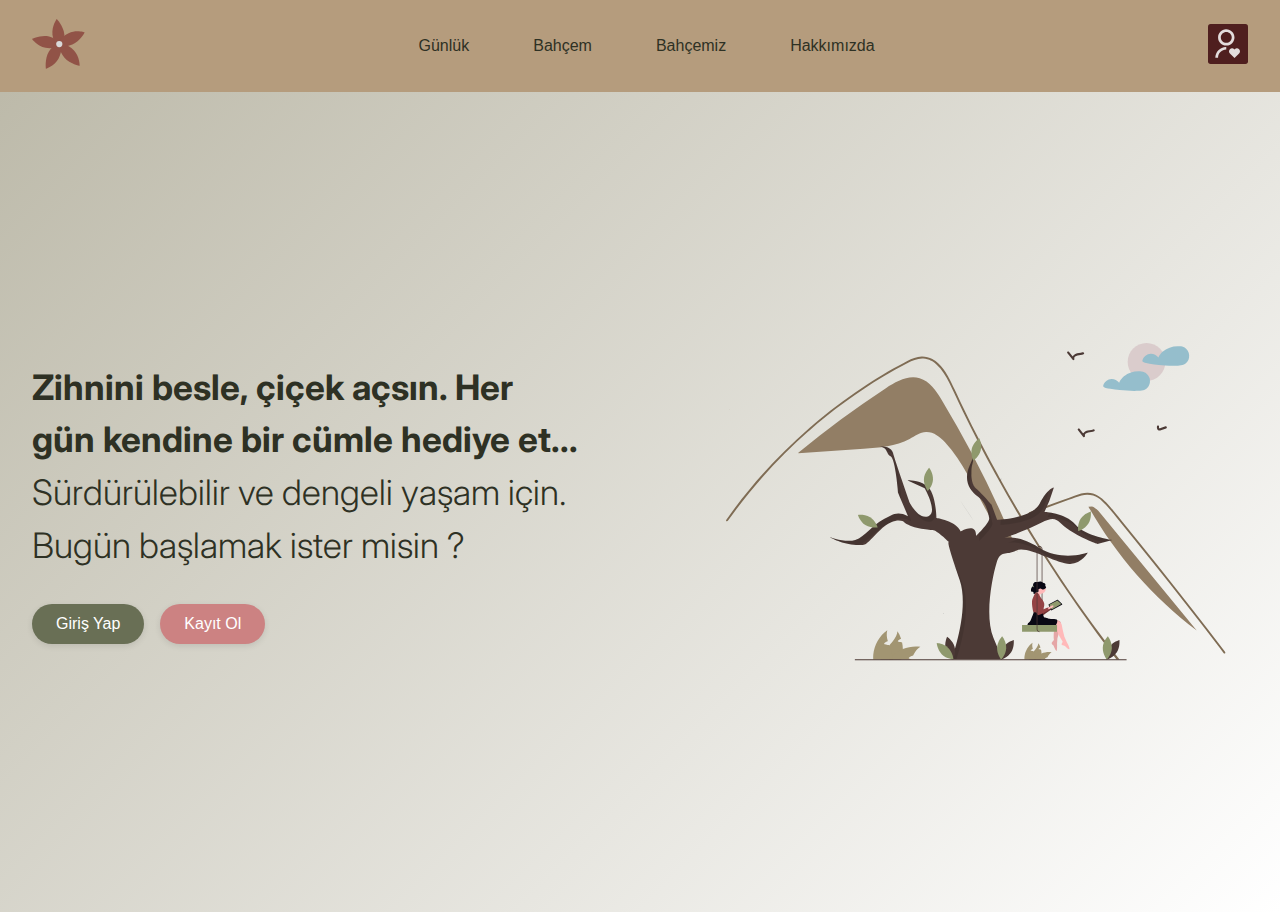
<file: MentalGarden/index.html>
<!DOCTYPE html>
<html lang="tr">
<head>
    <meta charset="UTF-8">
    <title>MentalGarden</title>
    <link rel="stylesheet" href="style.css">
</head>
<body>
    <header>
        <a href="anasayfa.html">
            <img src="assets/logo.svg" alt="assets/MentalGarden Logo" class="logo">
        </a>
        <nav class="navbar">
            <a href="günlügüm.html">Günlük</a>
            <a href="#">Bahçem</a>
            <a href="#">Bahçemiz</a>
            <a href="hakkimizda.html">Hakkımızda</a>
        </nav>
        <a href="#" class="profile-btn">
            <img src="assets/profile-icon.svg" alt="Profil">
        </a>
    </header>
<!-- Giriş Yap Modal -->
<div id="loginModal" class="modal">
    <div class="modal-content">
        <span class="close-btn" data-close="loginModal">&times;</span>
        <h2>Giriş Yap</h2>
        <form>
            <label>Telefon Numarası:</label>
            <input type="tel" placeholder="05xx xxx xx xx" required>

            <label>Şifre:</label>
            <input type="password" placeholder="Şifrenizi girin" required>

            <button type="submit">Giriş Yap</button>
        </form>
    </div>
</div>

<!-- Kayıt Ol Modal -->
<div id="signupModal" class="modal">
    <div class="modal-content">
        <span class="close-btn" data-close="signupModal">&times;</span>
        <h2>Kayıt Ol</h2>
        <form>
            <label>Telefon Numarası:</label>
            <input type="tel" placeholder="05xx xxx xx xx" required>

            <label>Şifre:</label>
            <input type="password" placeholder="Şifre oluşturun" required>

            <label>Yaş:</label>
            <input type="number" placeholder="Yaşınızı girin" required>

            <label>E-posta:</label>
            <input type="email" placeholder="E-posta adresiniz" required>

            <button type="submit">Kayıt Ol</button>
        </form>
    </div>
</div>

<main>
    <section class="left-section">
        <p class="motto">
            <span class="bold-text">Zihnini besle, çiçek açsın.  
            Her gün kendine bir cümle hediye et...</span><br>
            <span class="light-text">Sürdürülebilir ve dengeli yaşam için.
            Bugün başlamak ister misin ?</span>
        </p>
        <div class="auth-buttons">
            <button class="login-btn">Giriş Yap</button>
            <button class="signup-btn">Kayıt Ol</button>
        </div>
    </section>

    <section class="right-section">
        <img src="assets/mainGarden.svg" alt="Bahçe Görseli" class="garden-img">
    </section>
</main>

</body>
</html>

<script>
    // Modalları aç/kapat fonksiyonları
    document.querySelector('.login-btn').addEventListener('click', function() {
        document.getElementById('loginModal').style.display = 'block';
    });
    
    document.querySelector('.signup-btn').addEventListener('click', function() {
        document.getElementById('signupModal').style.display = 'block';
    });
    
    // Kapatma butonları
    document.querySelectorAll('.close-btn').forEach(function(btn) {
        btn.addEventListener('click', function() {
            const modalId = btn.getAttribute('data-close');
            document.getElementById(modalId).style.display = 'none';
        });
    });
    
    // Dışarı tıklayınca kapat
    window.addEventListener('click', function(e) {
        if (e.target.classList.contains('modal')) {
            e.target.style.display = 'none';
        }
    });
    </script>
</file>
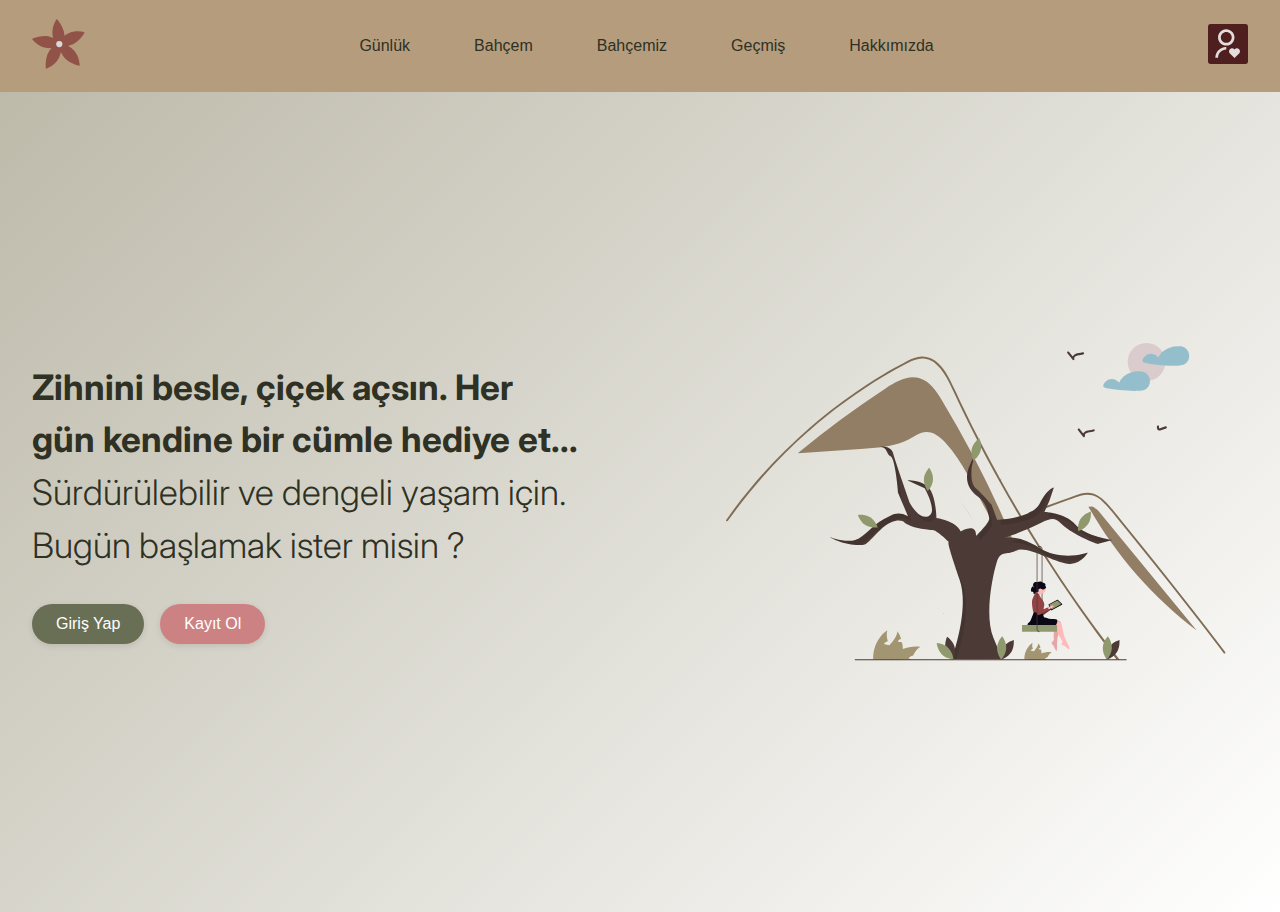
<file: MentalGarden/MentalGarden-main/frontend/MentalGarden/index.html>
<!DOCTYPE html>
<html lang="tr">
<head>
    <meta charset="UTF-8">
    <title>MentalGarden</title>
    <link rel="stylesheet" href="style.css">
</head>
<body>
    <header>
        <a href="anasayfa.html">
            <img src="assets/logo.svg" alt="assets/MentalGarden Logo" class="logo">
        </a>
        <nav class="navbar">
            <a href="günlügüm.html">Günlük</a>
            <a href="bahcem.html">Bahçem</a>
            <a href="bahcemiz.html">Bahçemiz</a>
            <a href="gecmis.html">Geçmiş</a>
            <a href="hakkimizda.html">Hakkımızda</a>
        </nav>
        <a href="#" class="profile-btn">
            <img src="assets/profile-icon.svg" alt="Profil">
        </a>
    </header>
<!-- Giriş Yap Modal -->
<div id="loginModal" class="modal">
    <div class="modal-content">
        <span class="close-btn" data-close="loginModal">&times;</span>
        <h2>Giriş Yap</h2>
        <form onsubmit=handleLogin(event)>

            <label>Adınız:</label>
            <input type="ad" id="username" placeholder="Adınızı girin" required>
            
            <label>E-posta:</label>
            <input type="eposta" placeholder="E-posta adresinizi girin" required>

            <label>Şifre:</label>
            <input type="password" placeholder="Şifrenizi girin" required>

            <button type="submit">Giriş Yap</button>
        </form>
    </div>
</div>

<!-- Kayıt Ol Modal -->
<div id="signupModal" class="modal">
    <div class="modal-content">
        <span class="close-btn" data-close="signupModal">&times;</span>
        <h2>Kayıt Ol</h2>
        <form>

            <label>Adınız:</label>
            <input type="ad" id="username" placeholder="Adınızı girin" required>
            
            <label>Telefon Numarası:</label>
            <input type="tel" placeholder="05xx xxx xx xx" required>

            <label>Şifre:</label>
            <input type="password" placeholder="Şifre oluşturun" required>

            <label>Yaş:</label>
            <input type="number" placeholder="Yaşınızı girin" required>

            <label>E-posta:</label>
            <input type="email" placeholder="E-posta adresiniz" required>

            <button type="submit">Kayıt Ol</button>
        </form>
    </div>
</div>

<main>
    <section class="left-section">
        <p class="motto">
            <span class="bold-text">Zihnini besle, çiçek açsın.  
            Her gün kendine bir cümle hediye et...</span><br>
            <span class="light-text">Sürdürülebilir ve dengeli yaşam için.
            Bugün başlamak ister misin ?</span>
        </p>
        <div class="auth-buttons">
            <button class="login-btn">Giriş Yap</button>
            <button class="signup-btn">Kayıt Ol</button>
        </div>
    </section>

    <section class="right-section">
        <img src="assets/mainGarden.svg" alt="Bahçe Görseli" class="garden-img">
    </section>
</main>

</body>
</html>

<script>
    // Modalları aç/kapat fonksiyonları
    document.querySelector('.login-btn').addEventListener('click', function() {
        document.getElementById('loginModal').style.display = 'block';
    });
    
    document.querySelector('.signup-btn').addEventListener('click', function() {
        document.getElementById('signupModal').style.display = 'block';
    });
    
    // Kapatma butonları
    document.querySelectorAll('.close-btn').forEach(function(btn) {
        btn.addEventListener('click', function() {
            const modalId = btn.getAttribute('data-close');
            document.getElementById(modalId).style.display = 'none';
        });
    });
    
    // Dışarı tıklayınca kapat
    window.addEventListener('click', function(e) {
        if (e.target.classList.contains('modal')) {
            e.target.style.display = 'none';
        }
    });

    // Kullanıcı adını al ve yönlendir
    function handleLogin(event) {

        event.preventDefault();
        const username = document.getElementById("username").value;
        localStorage.setItem("username", username);
        window.location.href = "anasayfa.html";
    }
    </script>
</file>
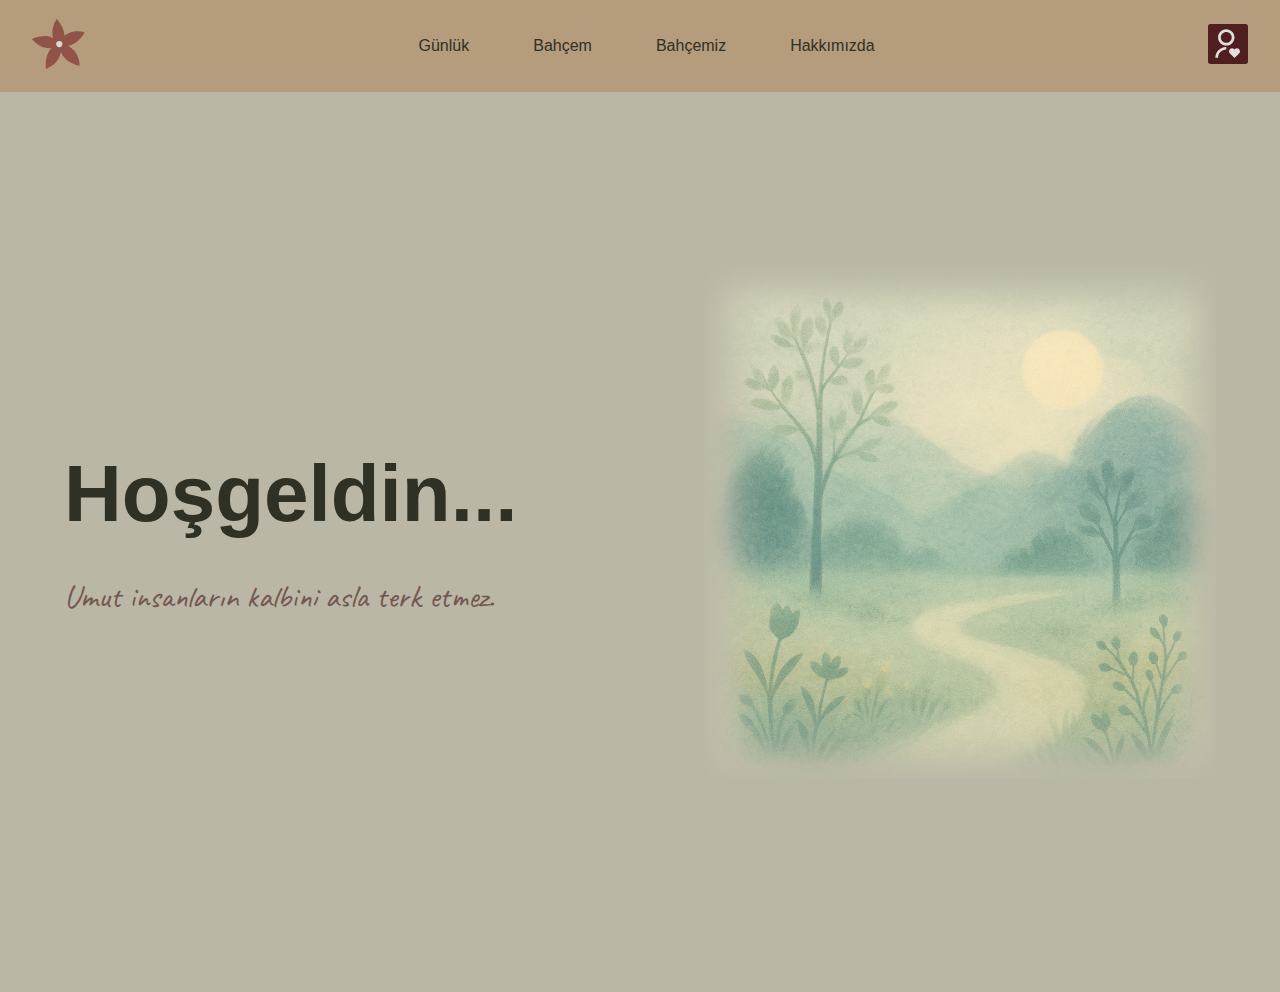
<file: MentalGarden/anasayfa.html>
<!DOCTYPE html>
<html lang="tr">
<head>
    <meta charset="UTF-8">
    <title>Ana Sayfa - MentalGarden</title>
    <link rel="stylesheet" href="style.css">
</head>
<body>
    <header>
        <a href="anasayfa.html">
            <img src="assets/logo.svg" alt="assets/MentalGarden Logo" class="logo">
        </a>
        <nav class="navbar">
            <a href="günlügüm.html">Günlük</a>
            <a href="#">Bahçem</a>
            <a href="#">Bahçemiz</a>
            <a href="hakkimizda.html">Hakkımızda</a>
        </nav>
        <a href="#" class="profile-btn">
            <img src="assets/profile-icon.svg" alt="Profil">
        </a>
    </header>
    <main class="homepage">
        <section class="left-section">
            <h1 class="welcome-text">Hoşgeldin...</h1>
            <p class="quote">Umut insanların kalbini asla terk etmez.</p>
        </section>
        <section class="right-section">
            <img src="assets\garden-background.svg" alt="Background Image" class="background-img">
        </section>
    </main>

</body>
</html>
</file>
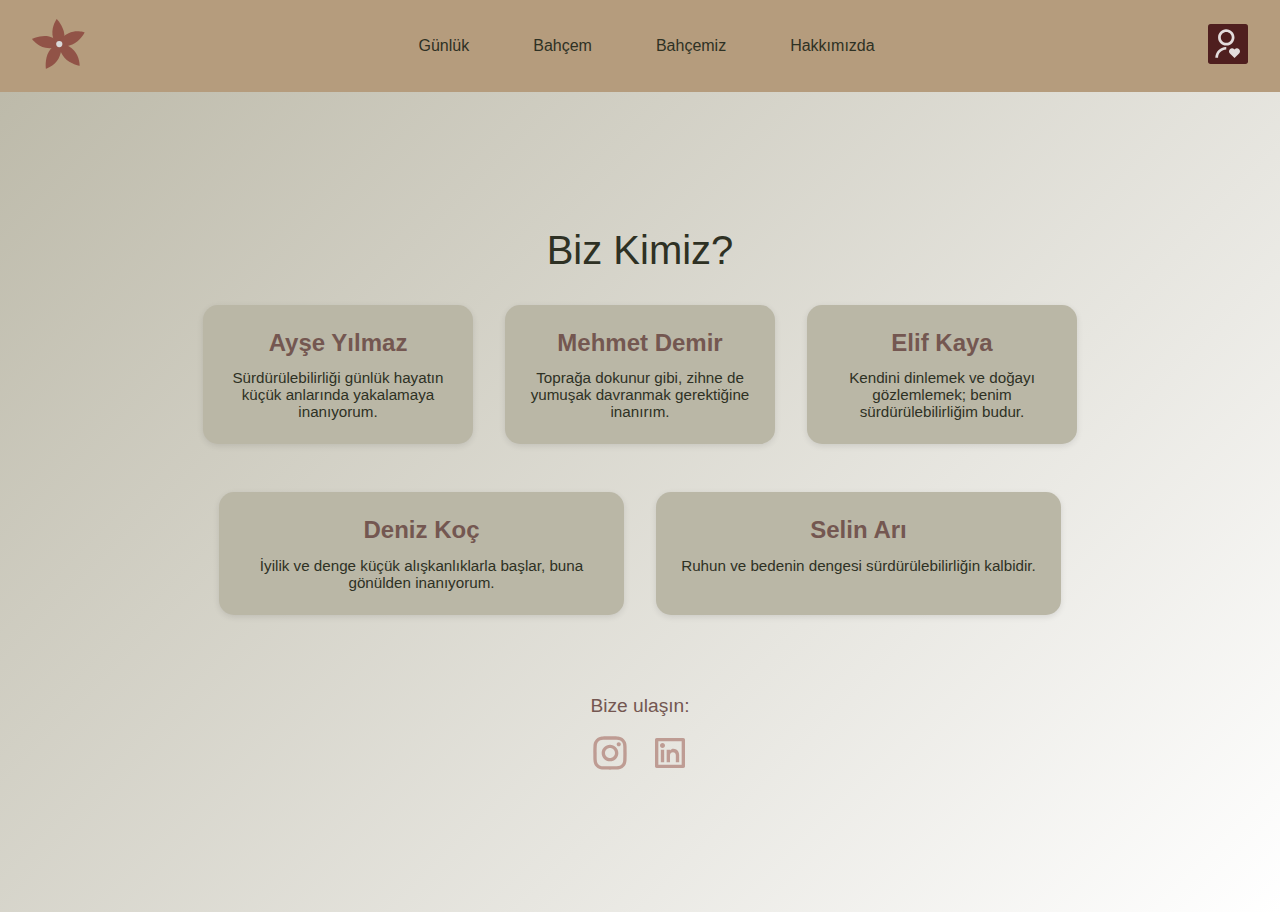
<file: MentalGarden/hakkimizda.html>
<!DOCTYPE html>
<html lang="tr">
<head>
    <meta charset="UTF-8">
    <title>Hakkımızda | MentalGarden</title>
    <link rel="stylesheet" href="style.css">
</head>
<body>
    <header>
        <a href="anasayfa.html">
            <img src="assets/logo.svg" alt="assets/MentalGarden Logo" class="logo">
        </a>
        <nav class="navbar">
            <a href="günlügüm.html">Günlük</a>
            <a href="#">Bahçem</a>
            <a href="#">Bahçemiz</a>
            <a href="hakkimizda.html">Hakkımızda</a>
        </nav>
        <a href="#" class="profile-btn">
            <img src="assets/profile-icon.svg" alt="Profil">
        </a>
    </header>

<main class="about-page">
    <h1>Biz Kimiz?</h1>
    <div class="team-container">
        <div class="team-member">
            <h2>Ayşe Yılmaz</h2>
            <p>Sürdürülebilirliği günlük hayatın küçük anlarında yakalamaya inanıyorum.</p>
        </div>
        <div class="team-member">
            <h2>Mehmet Demir</h2>
            <p>Toprağa dokunur gibi, zihne de yumuşak davranmak gerektiğine inanırım.</p>
        </div>
        <div class="team-member">
            <h2>Elif Kaya</h2>
            <p>Kendini dinlemek ve doğayı gözlemlemek; benim sürdürülebilirliğim budur.</p>
        </div>
        <div class="team-member">
            <h2>Deniz Koç</h2>
            <p>İyilik ve denge küçük alışkanlıklarla başlar, buna gönülden inanıyorum.</p>
        </div>
        <div class="team-member">
            <h2>Selin Arı</h2>
            <p>Ruhun ve bedenin dengesi sürdürülebilirliğin kalbidir.</p>
        </div>
    </div>

    <footer class="about-footer">
        <p>Bize ulaşın:</p>
        <div class="social-icons">
            <a href="#"><img src="assets/instagram-icon.svg" alt="Instagram"></a>
            <a href="#"><img src="assets/linkedin-icon.svg" alt="LinkedIn"></a>
        </div>
    </footer>
</main>

</body>
</html>
</file>
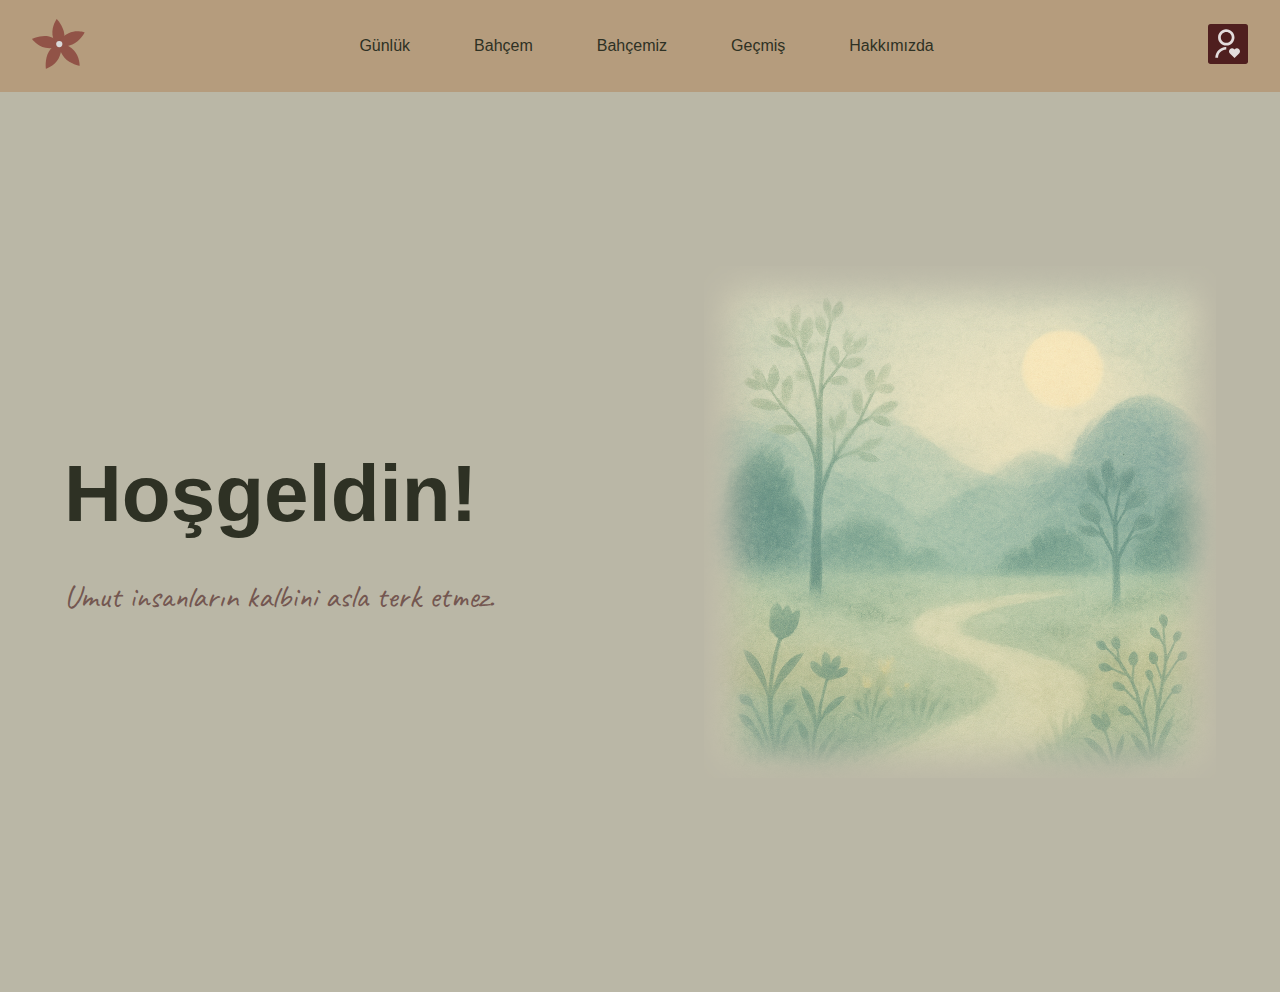
<file: MentalGarden/MentalGarden-main/frontend/MentalGarden/anasayfa.html>
<!DOCTYPE html>
<html lang="tr">
<head>
    <meta charset="UTF-8">
    <title>Ana Sayfa - MentalGarden</title>
    <link rel="stylesheet" href="style.css">
</head>
<body>
    <header>
        <a href="anasayfa.html">
            <img src="assets/logo.svg" alt="assets/MentalGarden Logo" class="logo">
        </a>
        <nav class="navbar">
            <a href="günlügüm.html">Günlük</a>
            <a href="bahcem.html">Bahçem</a>
            <a href="bahcemiz.html">Bahçemiz</a>
            <a href="gecmis.html">Geçmiş</a>
            <a href="hakkimizda.html">Hakkımızda</a>
        </nav>
        <a href="#" class="profile-btn">
            <img src="assets/profile-icon.svg" alt="Profil">
        </a>
    </header>
    <main class="homepage">
        <section class="left-section">
            <h1 class="welcome-text" id="welcome-text"> Hoşgeldin!</h1>
            <p class="quote">Umut insanların kalbini asla terk etmez.</p>
        </section>
        <section class="right-section">
            <img src="assets\garden-background.svg" alt="Background Image" class="background-img">
        </section>
    </main>
    <script>
        const username = localStorage.getItem("username");
        const title = document.getElementById("welcome-text");
        if (username) {
            title.textContent = `${username}’nın Bahçesi`;
        }
    </script>
</body>
</html>
</file>
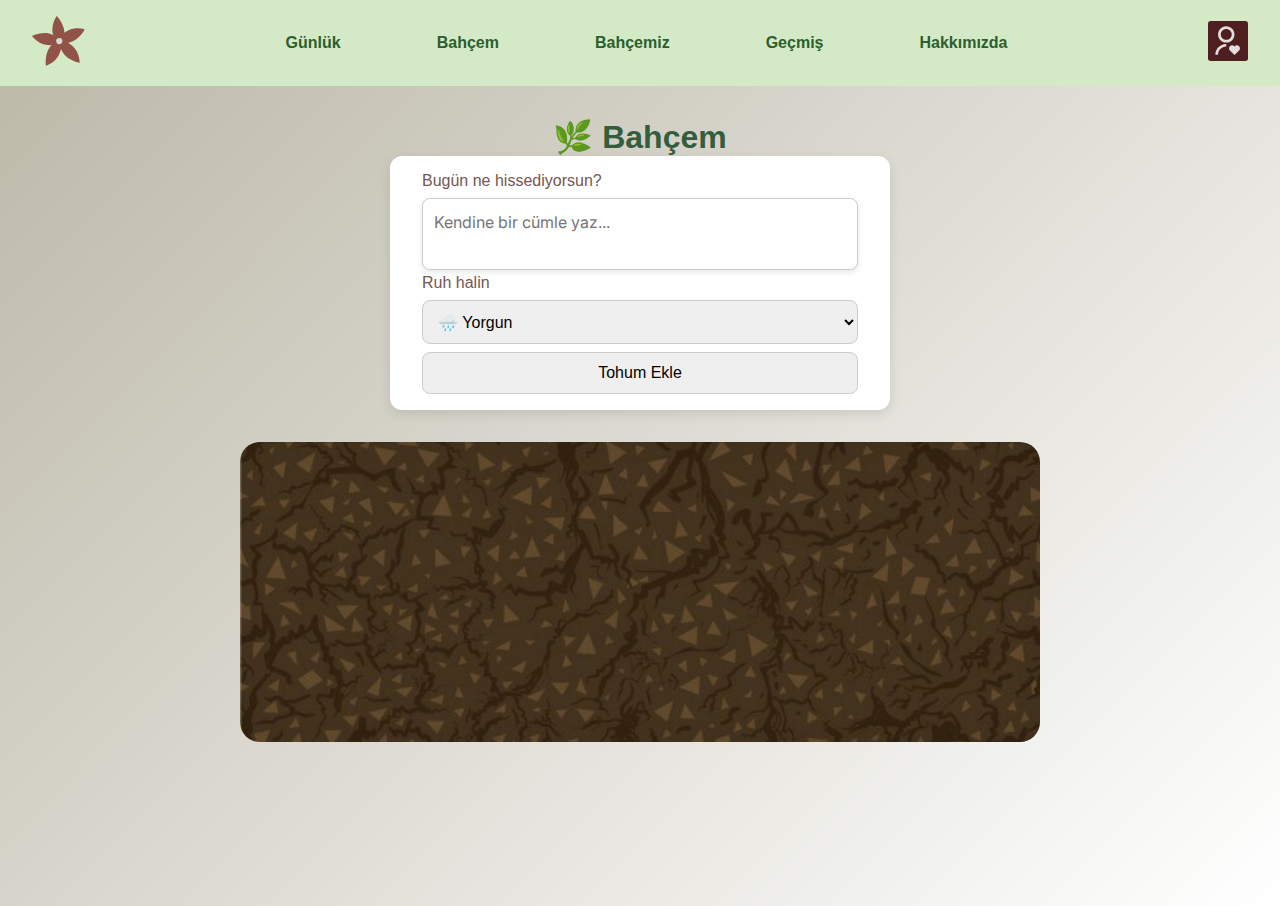
<file: MentalGarden/MentalGarden-main/frontend/MentalGarden/bahcem.html>
<!DOCTYPE html>
<html lang="tr">
<head>
  <meta charset="UTF-8">
  <title>Bahçem - MentalGarden</title>
  <link rel="stylesheet" href="style.css">
  <style>
    body {
      background-color: #f4f8f3;
      font-family: 'Segoe UI', sans-serif;
      margin: 0;
      padding: 0;
    }

    header {
      display: flex;
      justify-content: space-between;
      align-items: center;
      background-color: #d4eac7;
      padding: 1rem 2rem;
    }

    .logo {
      height: 50px;
    }

    .navbar a {
      margin: 0 1rem;
      text-decoration: none;
      color: #2c5e2e;
      font-weight: bold;
    }

    .profile-btn img {
      height: 40px;
    }

    main {
      display: flex;
      flex-direction: column;
      align-items: center;
      padding: 2rem;
    }

    h1 {
      color: #345d3d;
    }

    form {
      background-color: #fff;
      border-radius: 12px;
      padding: 1rem 2rem;
      box-shadow: 0 4px 12px rgba(0,0,0,0.1);
      margin-bottom: 2rem;
      width: 100%;
      max-width: 500px;
    }

    textarea, select, button {
      width: 100%;
      margin-top: 0.5rem;
      padding: 0.7rem;
      font-size: 1rem;
      border-radius: 8px;
      border: 1px solid #ccc;
    }

    #garden-view {
      width: 100%;
      max-width: 800px;
      min-height: 300px;
      background: url('assets/soil.jpg') no-repeat center bottom;
      background-size: cover;
      display: flex;
      flex-wrap: wrap;
      justify-content: center;
      align-items: end;
      padding: 2rem;
      border-radius: 20px;
      box-shadow: inset 0 0 30px rgba(0, 0, 0, 0.05);
    }

    .flower {
      width: 80px;
      height: auto;
      margin: 0.5rem;
      transition: transform 0.3s ease;
    }

    .flower:hover {
      transform: scale(1.1) rotate(-2deg);
    }
  </style>
</head>
<body>

<header>
  <a href="anasayfa.html">
    <img src="assets/logo.svg" alt="MentalGarden Logo" class="logo">
  </a>
  <nav class="navbar">
    <a href="günlügüm.html">Günlük</a>
    <a href="bahcem.html">Bahçem</a>
    <a href="bahcemiz.html">Bahçemiz</a>
    <a href="gecmis.html">Geçmiş</a>
    <a href="hakkimizda.html">Hakkımızda</a>
  </nav>
  <a href="#" class="profile-btn">
    <img src="assets/profile-icon.svg" alt="Profil">
  </a>
</header>

<main>
  <h1>🌿 Bahçem</h1>

  <form id="moodForm">
    <label for="dailySentence">Bugün ne hissediyorsun?</label><br>
    <textarea id="dailySentence" placeholder="Kendine bir cümle yaz..." required></textarea><br>

    <label for="moodSelect">Ruh halin</label>
    <select id="moodSelect" required>
      <option value="0">🌧️ Yorgun</option>
      <option value="1">🌤️ Nötr</option>
      <option value="2">🌞 İyi</option>
      <option value="3">🌺 Harika</option>
      <option value="4">🌈 İlham Verici</option>
    </select><br>

    <button type="submit">Tohum Ekle</button>
  </form>

  <section id="garden-view">
    <!-- Çiçekler buraya eklenir -->
  </section>
</main>

<script src="main.js"></script>
</body>
</html>
</file>
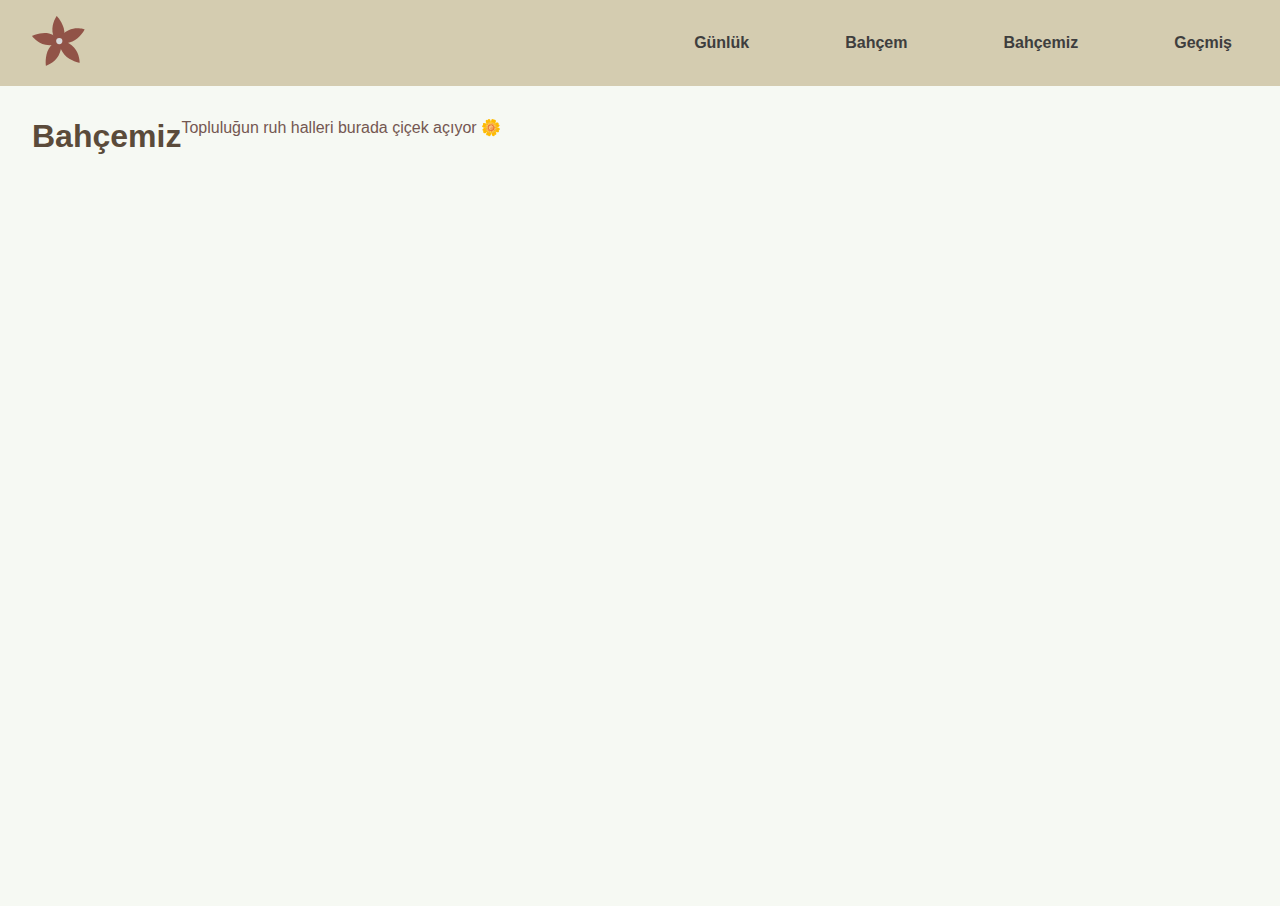
<file: MentalGarden/MentalGarden-main/frontend/MentalGarden/bahcemiz.html>
<!DOCTYPE html>
<html lang="tr">
<head>
  <meta charset="UTF-8" />
  <title>Bahçemiz - MentalGarden</title>
  <link rel="stylesheet" href="style.css?v=3">
  <style>
    body {
      font-family: 'Segoe UI', sans-serif;
      background: #f6f9f3;
      margin: 0;
    }

    header {
      background-color: #d4ccb0;
      padding: 1rem 2rem;
      display: flex;
      justify-content: space-between;
      align-items: center;
    }

    .navbar a {
      margin: 0 1rem;
      text-decoration: none;
      color: #3e3e3e;
      font-weight: bold;
    }

    main {
      padding: 2rem;
      text-align: center;
    }

    h1 {
      color: #5b4b3a;
      margin-bottom: 1rem;
    }

    .shared-garden {
      display: flex;
      flex-wrap: wrap;
      justify-content: center;
      gap: 1.5rem;
    }

    .flower-card {
      background-color: #ffffff;
      border-radius: 12px;
      box-shadow: 0 4px 10px rgba(0,0,0,0.1);
      padding: 1rem;
      width: 220px;
      text-align: center;
    }

    .flower-card img {
      width: 80px;
      margin: 1rem 0;
    }

    .username {
      font-weight: bold;
      color: #34774e;
    }

    .desc {
      font-size: 0.9rem;
      color: #555;
    }
  </style>
</head>
<body>

<header>
  <a href="anasayfa.html"><img src="assets/logo.svg" class="logo" alt="Logo"></a>
  <nav class="navbar">
    <a href="günlügüm.html">Günlük</a>
    <a href="bahcem.html">Bahçem</a>
    <a href="bahcemiz.html">Bahçemiz</a>
    <a href="gecmis.html">Geçmiş</a>
  </nav>
</header>

<main>
  <h1>Bahçemiz</h1>
  <p>Topluluğun ruh halleri burada çiçek açıyor 🌼</p>

  <div class="shared-garden" id="sharedGarden">
    <!-- Dinamik içerik eklenecek -->
  </div>
</main>

<script>
    const moodDescriptions = [
      "Yorgun hissediyordu.",
      "Nötr hissediyordu.",
      "İyi hissediyordu.",
      "Harika hissediyordu.",
      "İlham doluydu!"
    ];
  
    async function loadAllMoods() {
      const res = await fetch("http://localhost:8000/all-moods");
      const data = await res.json();
  
      const container = document.getElementById("sharedGarden");
      container.innerHTML = "";
  
      data.reverse().forEach(entry => {
        const div = document.createElement("div");
        div.className = "flower-card";
  
        div.innerHTML = `
          <p class="username">${entry.username}</p>
          <img src="assets/tree${entry.mood}.svg" alt="Mood" />
          <p class="desc">${moodDescriptions[entry.mood]}</p>
          <small>${new Date(entry.date).toLocaleDateString('tr-TR')}</small>
        `;
  
        container.appendChild(div);
      });
    }
  
    window.addEventListener("DOMContentLoaded", loadAllMoods);
  </script>
  

</body>
</html>
</file>
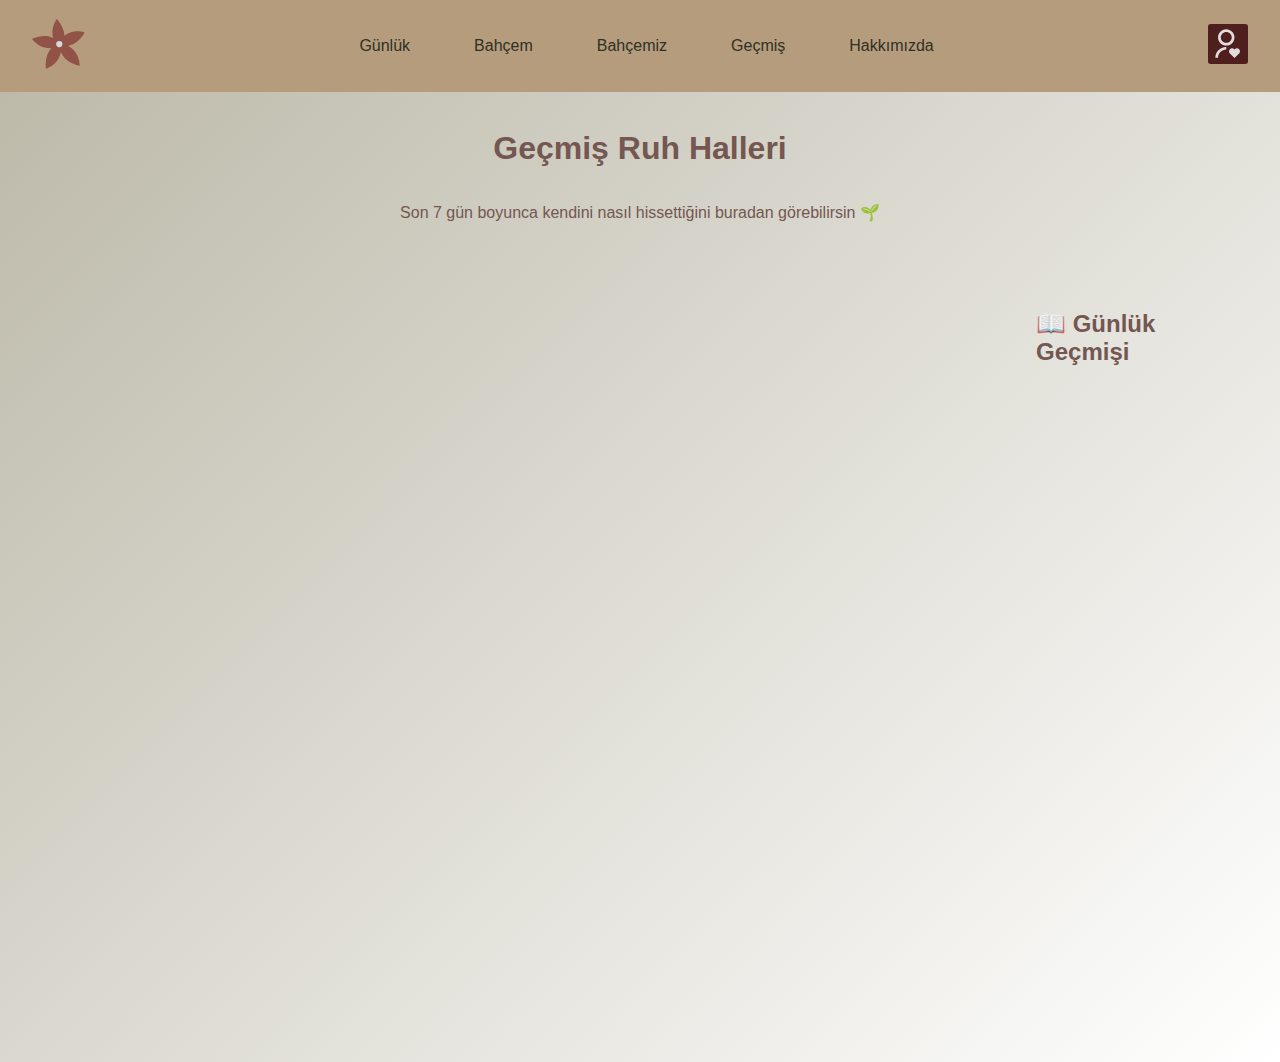
<file: MentalGarden/MentalGarden-main/frontend/MentalGarden/gecmis.html>
<!DOCTYPE html>
<html lang="tr">
<head>
  <meta charset="UTF-8" />
  <meta name="viewport" content="width=device-width, initial-scale=1.0" />
  <title>Geçmiş Ruh Halleri</title>
  <link rel="stylesheet" href="style.css?v=4" />
  <style>
    /* Stiller aynı kalabilir (kısmı kestim) */
  </style>
</head>
<body>

<header>
  <a href="anasayfa.html">
    <img src="assets/logo.svg" alt="MentalGarden Logo" class="logo">
  </a>
  <nav class="navbar">
    <a href="günlügüm.html">Günlük</a>
    <a href="bahcem.html">Bahçem</a>
    <a href="bahcemiz.html">Bahçemiz</a>
    <a href="gecmis.html">Geçmiş</a>
    <a href="hakkimizda.html">Hakkımızda</a>
  </nav>
  <a href="#" class="profile-btn">
    <img src="assets/profile-icon.svg" alt="Profil">
  </a>
</header>
  <br>
<div class="card-header">
  <h1>Geçmiş Ruh Halleri</h1>
  <br><br>
<p>Son 7 gün boyunca kendini nasıl hissettiğini buradan görebilirsin 🌱</p>

</div>
<main class="container">
  <div class="mood-grid" id="moodGrid"></div>

  <h2 style="margin-top: 3rem;">📖 Günlük Geçmişi</h2>
  <div id="journalList" style="text-align:left; max-width:600px; margin:auto; font-size:0.95rem; color:#4b3b3b;"></div>
</main>

<script>
  const moodDescriptions = [
    "Bugün biraz stresli hissediyordum.",
    "Biraz üzgündüm bugün.",
    "Ne iyi ne kötü, dengeli bir gündü.",
    "Kendimi oldukça iyi hissediyordum.",
    "Bugün çok mutlu hissediyordum!"
  ];

  function formatDate(isoDate) {
    const months = [
      "Ocak", "Şubat", "Mart", "Nisan", "Mayıs", "Haziran",
      "Temmuz", "Ağustos", "Eylül", "Ekim", "Kasım", "Aralık"
    ];
    const d = new Date(isoDate);
    return `${d.getDate()} ${months[d.getMonth()]} ${d.getFullYear()}`;
  }

  async function loadMoodHistory(username) {
    const response = await fetch(`http://localhost:8000/mood-history/${username}`);
    const moodData = await response.json();

    const moodGrid = document.getElementById("moodGrid");
    moodGrid.innerHTML = "";

    moodData.reverse().forEach(entry => {
      const card = document.createElement("div");
      card.className = "mood-card";
      card.innerHTML = `
        <p class="mood-date">${formatDate(entry.date)}</p>
        <img src="assets/tree${entry.mood}.svg" alt="Mood" class="mood-image" />
        <p class="mood-desc">${moodDescriptions[entry.mood]}</p>
      `;
      moodGrid.appendChild(card);
    });
  }

  async function loadJournals(username) {
    const res = await fetch(`http://localhost:8000/journal/${username}`);
    const data = await res.json();

    const container = document.getElementById("journalList");
    container.innerHTML = "";

    data.reverse().forEach(entry => {
      const p = document.createElement("p");
      p.textContent = `🗓️ ${formatDate(entry.date)}: ${entry.entry}`;
      container.appendChild(p);
    });
  }

  window.addEventListener("DOMContentLoaded", () => {
    const username = localStorage.getItem("username") || "defaultUser";
    loadMoodHistory(username);
    loadJournals(username);
  });
</script>

</body>
</html>
</file>
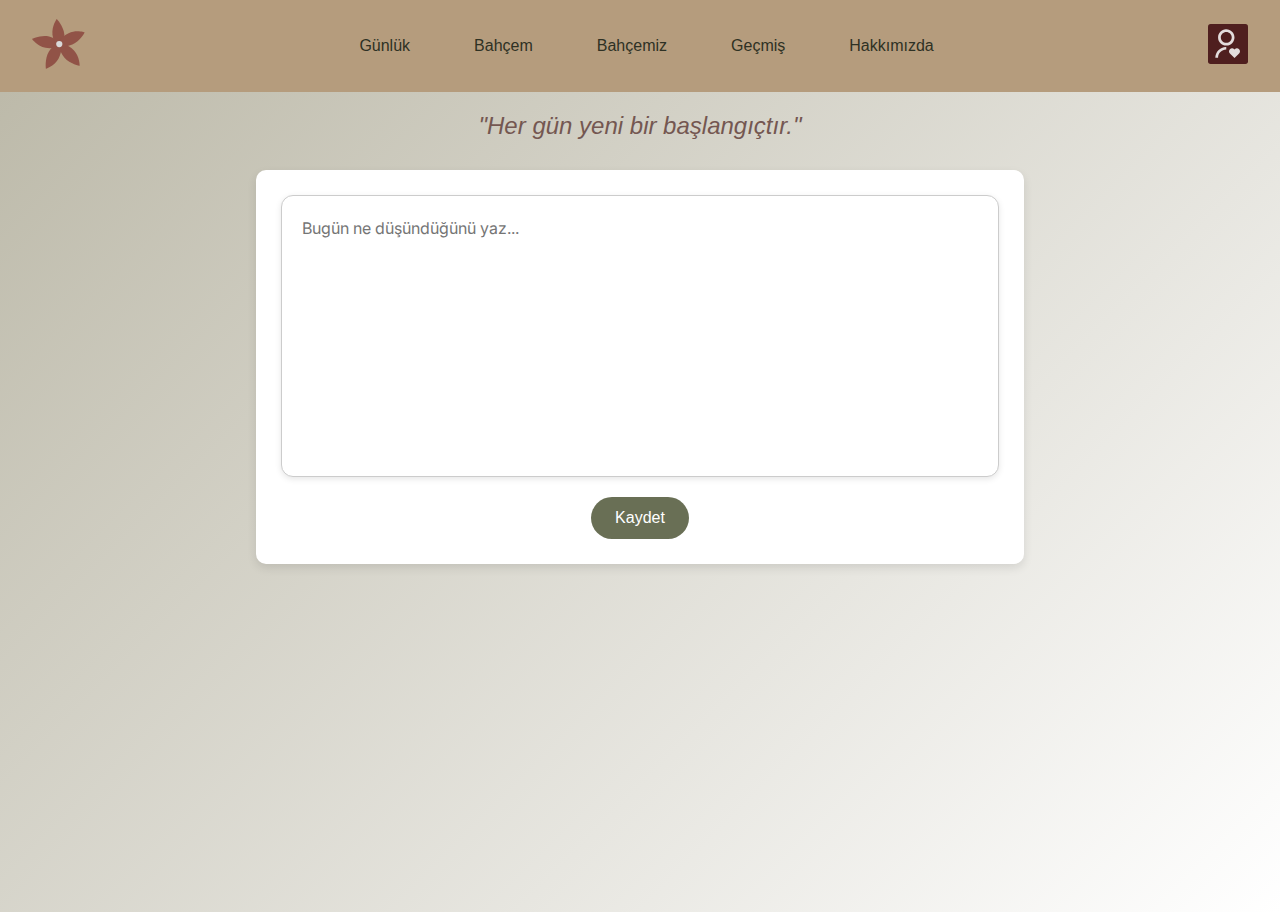
<file: MentalGarden/MentalGarden-main/frontend/MentalGarden/günlügüm.html>
<!DOCTYPE html>
<html lang="tr">
<head>
    <meta charset="UTF-8">
    <title>Günlük - MentalGarden</title>
    <link rel="stylesheet" href="style.css">
</head>
<body>
    <header>
        <a href="anasayfa.html">
            <img src="assets/logo.svg" alt="assets/MentalGarden Logo" class="logo">
        </a>
        <nav class="navbar">
            <a href="günlügüm.html">Günlük</a>
            <a href="bahcem.html">Bahçem</a>
            <a href="#">Bahçemiz</a>
            <a href="gecmis.html">Geçmiş</a>
            <a href="hakkimizda.html">Hakkımızda</a>
        </nav>
        <a href="#" class="profile-btn">
            <img src="assets/profile-icon.svg" alt="Profil">
        </a>
    </header>
    

    <main class="journal-page">
        <div class="quote-container">
            <p id="quote-text">"Her gün yeni bir başlangıçtır."</p>
        </div>
        
        <div class="journal-container">
            <textarea id="journal-entry" placeholder="Bugün ne düşündüğünü yaz..." rows="10" cols="50"></textarea>
            <button id="save-entry">Kaydet</button>
        </div>
    </main>
    

    <script src="journal.js"></script>
</body>
</html>
</file>
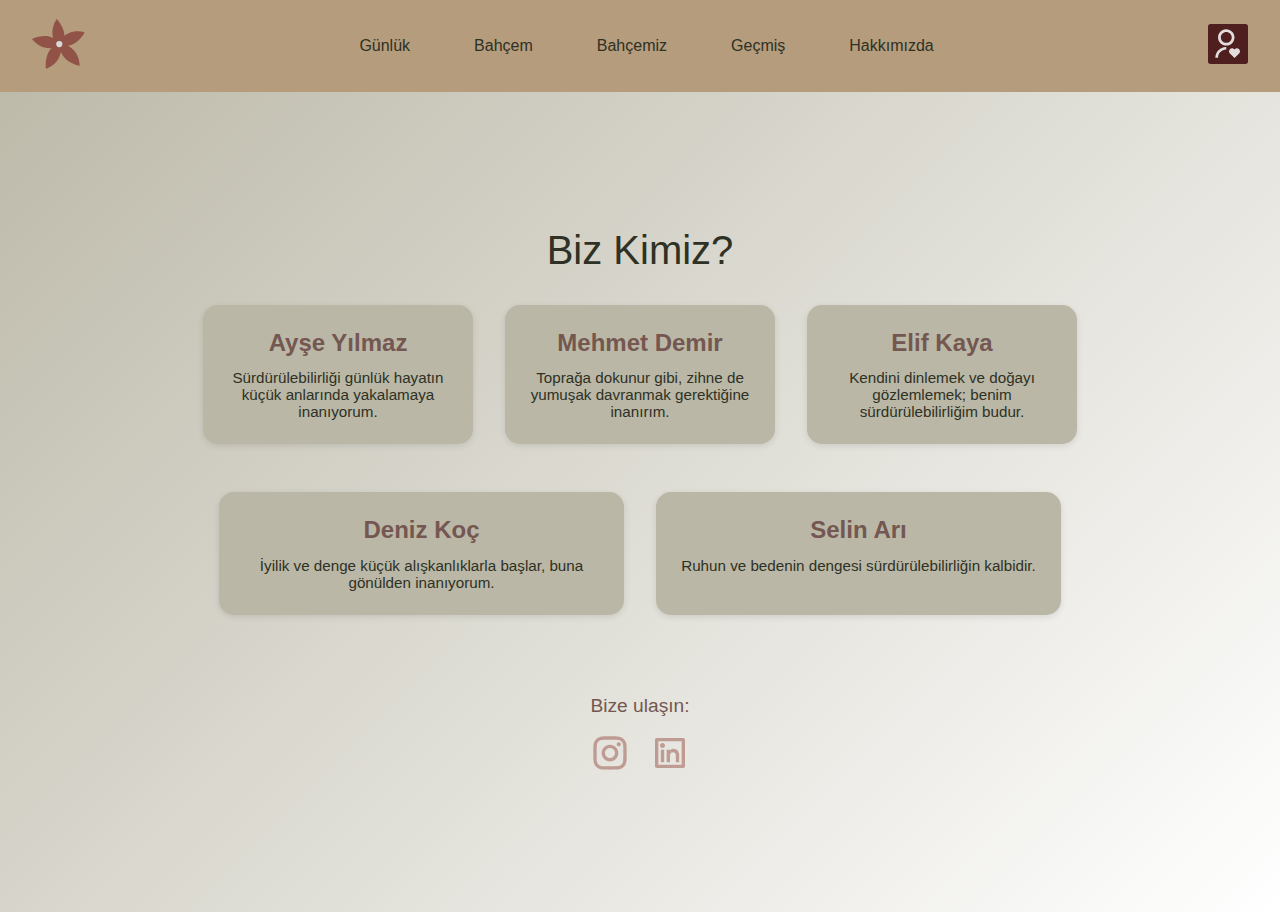
<file: MentalGarden/MentalGarden-main/frontend/MentalGarden/hakkimizda.html>
<!DOCTYPE html>
<html lang="tr">
<head>
    <meta charset="UTF-8">
    <title>Hakkımızda | MentalGarden</title>
    <link rel="stylesheet" href="style.css">
</head>
<body>
    <header>
        <a href="anasayfa.html">
            <img src="assets/logo.svg" alt="assets/MentalGarden Logo" class="logo">
        </a>
        <nav class="navbar">
            <a href="günlügüm.html">Günlük</a>
            <a href="bahcem.html">Bahçem</a>
            <a href="bahcemiz.html">Bahçemiz</a>
            <a href="gecmis.html">Geçmiş</a>
            <a href="hakkimizda.html">Hakkımızda</a>
        </nav>
        <a href="#" class="profile-btn">
            <img src="assets/profile-icon.svg" alt="Profil">
        </a>
    </header>

<main class="about-page">
    <h1>Biz Kimiz?</h1>
    <div class="team-container">
        <div class="team-member">
            <h2>Ayşe Yılmaz</h2>
            <p>Sürdürülebilirliği günlük hayatın küçük anlarında yakalamaya inanıyorum.</p>
        </div>
        <div class="team-member">
            <h2>Mehmet Demir</h2>
            <p>Toprağa dokunur gibi, zihne de yumuşak davranmak gerektiğine inanırım.</p>
        </div>
        <div class="team-member">
            <h2>Elif Kaya</h2>
            <p>Kendini dinlemek ve doğayı gözlemlemek; benim sürdürülebilirliğim budur.</p>
        </div>
        <div class="team-member">
            <h2>Deniz Koç</h2>
            <p>İyilik ve denge küçük alışkanlıklarla başlar, buna gönülden inanıyorum.</p>
        </div>
        <div class="team-member">
            <h2>Selin Arı</h2>
            <p>Ruhun ve bedenin dengesi sürdürülebilirliğin kalbidir.</p>
        </div>
    </div>

    <footer class="about-footer">
        <p>Bize ulaşın:</p>
        <div class="social-icons">
            <a href="#"><img src="assets/instagram-icon.svg" alt="Instagram"></a>
            <a href="#"><img src="assets/linkedin-icon.svg" alt="LinkedIn"></a>
        </div>
    </footer>
</main>

</body>
</html>
</file>
<file: MentalGarden/style.css>
@import url('https://fonts.googleapis.com/css2?family=Inter:wght@300;400;600&display=swap');
@import url('https://fonts.googleapis.com/css2?family=Caveat&display=swap');

:root {
    --dark-rose: #745751;
    --soft-red: #CC8282;
    --olive: #696F55;
    --light-brown: #A29572;
    --warm-beige: #B59C7D;
    --soft-grey: #BAB7A6;
    --dark-grey: #6C655E;
    --light-black: #2E3124;
}

* {
    margin: 0;
    padding: 0;
    box-sizing: border-box;
}

body {
    font-family: 'Helvetica Neue', sans-serif;
    background: linear-gradient(135deg, var(--soft-grey), #ffffff);
    color: var(--dark-rose);
    min-height: 100vh;
}

/* ========== Header ========== */
/* Navbar için linkler */
.navbar {
    display: flex;
    gap: 4rem;
}

.navbar a {
    text-decoration: none;
    color: var(--light-black);
    font-weight: 500;
    transition: color 0.2s ease;
}

.navbar a:hover {
    color: var(--dark-rose);
}

/* Header düzeni (güncel) */
header {
    display: flex;
    justify-content: space-between;
    align-items: center;
    padding: 1.2rem 2rem;
    background-color: var(--warm-beige);
}

header .logo {
    height: 50px;
}

/* Profil butonu */
.profile-btn img {
    height: 40px;
    transition: transform 0.2s ease;
}

.profile-btn img:hover {
    transform: scale(1.1);
}

/* ========== Ana İçerik Yerleşimi ========== */
main {
    display: flex;
    height: calc(100vh - 80px); /* header yüksekliğini çıkar */
}

.left-section {
    flex: 1;
    display: flex;
    flex-direction: column;
    justify-content: center;
    padding: 2rem;
}

.motto {
    font-size: 2.2rem;
    font-family: 'Inter', sans-serif;
    line-height: 1.5;
    color: var(--light-black);
    font-weight: bold;
    max-width: 90%;
}

.bold-text {
    font-weight: bold;
}

.light-text {
    font-weight: 300; /* İnce yazı için */
}

.right-section {
    flex: 1;
    display: flex;
    justify-content: center;
    align-items: center;
}

.garden-img {
    width: 500px;
    height: auto;
}

/* ========== Butonlar ========== */
.auth-buttons {
    margin-top: 2rem;
    display: flex;
    gap: 1rem;
}

.auth-buttons button {
    padding: 0.7rem 1.5rem;
    border-radius: 25px;
    border: none;
    font-size: 1rem;
    cursor: pointer;
    transition: all 0.3s ease;
    box-shadow: 0 2px 6px rgba(0,0,0,0.1);
}

.login-btn {
    background-color: var(--olive);
    color: #fff;
}

.login-btn:hover {
    background-color: var(--dark-rose);
}

.signup-btn {
    background-color: var(--soft-red);
    color: #fff;
}

.signup-btn:hover {
    background-color: var(--dark-rose);
}
/* ====== Hakkımızda Sayfası ====== */
.about-page {
    display: flex;
    flex-direction: column;
    justify-content: center; /* Dikey ortala */
    align-items: center;     /* Yatay ortala */
    min-height: calc(100vh - 80px); /* header yüksekliği çıkar */
    padding: 2rem;
    text-align: center;
}

.about-page h1 {
    font-size: 2.5rem;
    margin-bottom: 2rem;
    color: var(--light-black);
    font-weight: normal;
}

.team-container {
    display: flex;
    flex-wrap: wrap;
    justify-content: center;
    gap: 2rem;
    max-width: 900px;
    width: 100%;
    margin-bottom: 3rem;
}

.team-member {
    flex: 0 1 30%; /* 3 kişi üstte, alt satırda da 2 kişi */
    text-align: center;
    background-color: var(--soft-grey);
    padding: 1.5rem;
    border-radius: 15px;
    box-shadow: 0 2px 6px rgba(0, 0, 0, 0.1);
}

.team-member h2 {
    margin-bottom: 0.8rem;
    color: var(--dark-rose);
}

.team-member p {
    font-size: 0.95rem;
    color: var(--light-black);
}

/* Alt satırdaki 2 kişiyi ortalamak için */
.team-container .team-member:nth-child(4),
.team-container .team-member:nth-child(5) {
    flex: 0 1 45%; /* 2 kişi daha geniş */
    margin-top: 1rem;
}


.about-footer {
    margin-top: 2rem;
}

.about-footer p {
    font-size: 1.2rem;
    margin-bottom: 1rem;
}

.social-icons a img {
    width: 40px;
    margin: 0 0.5rem;
    opacity: 0.7;
    transition: opacity 0.3s ease;
}

.social-icons a img:hover {
    opacity: 1;
}
/* Ana sayfa genel düzeni */
.homepage {
    display: flex;
    justify-content: space-between;
    align-items: center;
    height: 100vh;
    padding: 2rem;
    background-color: var(--soft-grey);
}

/* Soldaki hoşgeldin ve quote */
.left-section {
    flex: 1;
}

.welcome-text {
    color: var(--light-black);
    transform: translateY(-20px);
    font-size: 5rem;
    font-weight: bold;
    text-align: left;
}

.quote {
    font-family: 'Caveat', cursive;
    font-size: 2rem;
    font-weight: 300;
    color: var(--dark-rose);
    margin-top: 1rem;
}

/* Sağdaki görsel */
.right-section {
    flex-shrink: 0;
}

.background-img {
    width: 512px;
    transform: translateY(-20px);
    max-width: 100%;
    height: auto;
}

/* Mobil uyumlu olsun diye (isteğe bağlı) */
@media (max-width: 768px) {
    .homepage {
        flex-direction: column;
    }

    .background-img {
        width: 80%;
        margin-top: 2rem;
    }
}


/* Günlük Sayfası */
.journal-page {
    display: flex;
    flex-direction: column;
    align-items: center;
    justify-content: flex-start;
    padding: 20px;
    text-align: center;
    max-width: 1000px;
    margin: 0 auto;
}

.quote-container {
    font-size: 1.5rem;
    color: var(--dark-rose);
    font-style: italic;
    margin-bottom: 30px;
}

.journal-container {
    display: flex;
    flex-direction: column;
    justify-content: center;
    align-items: center;
    width: 80%;
    background-color: #fff;
    border-radius: 10px;
    padding: 25px;
    box-shadow: 0 4px 10px rgba(0, 0, 0, 0.1);
}

/* Textarea düzeni */
textarea {
    width: 100%;
    padding: 20px;
    border-radius: 12px;
    border: 1px solid #ccc;
    font-size: 1rem;
    line-height: 1.5;
    font-family: 'Inter', sans-serif;
    resize: none;
    box-shadow: 0 2px 6px rgba(0,0,0,0.1);
}

textarea:focus {
    outline: none;
    border-color: var(--dark-rose);
}

/* Kaydet butonu düzenlemesi */
#save-entry {
    padding: 12px 24px;
    background-color: var(--olive);
    color: #fff;
    border: none;
    border-radius: 25px;
    cursor: pointer;
    font-size: 1rem;
    margin-top: 20px;
    transition: all 0.3s ease;
}

#save-entry:hover {
    background-color: var(--dark-rose);
    transform: translateY(-2px);
}

#save-entry:active {
    background-color: var(--soft-red);
    transform: translateY(1px);
}


/* ========== Mobil Uyum ========== */
@media (max-width: 768px) {
    main {
        flex-direction: column;
    }

    .left-section {
        justify-content: center;
        align-items: center;
        text-align: center;
    }

    .motto {
        font-size: 1.7rem;
    }

    .auth-buttons {
        flex-direction: column;
        width: 80%;
    }

    .auth-buttons button {
        width: 100%;
    }

    .garden-img {
        width: 50%;
    }
}

/* Modal Genel */
.modal {
    display: none;
    position: fixed;
    z-index: 10;
    left: 0;
    top: 0;
    width: 100%;
    height: 100%;
    overflow: auto;
    background-color: rgba(0,0,0,0.5);
}

/* Modal İçeriği */
.modal-content {
    background-color: #fff;
    margin: 10% auto;
    padding: 2rem;
    border-radius: 12px;
    width: 90%;
    max-width: 400px;
    box-shadow: 0 5px 15px rgba(0,0,0,0.2);
}

.modal-content h2 {
    margin-bottom: 1rem;
    color: var(--dark-rose);
}

.modal-content form {
    display: flex;
    flex-direction: column;
    gap: 0.8rem;
}

.modal-content input {
    padding: 0.5rem;
    border: 1px solid #ccc;
    border-radius: 8px;
}

.modal-content button {
    margin-top: 1rem;
    padding: 0.7rem;
    border: none;
    border-radius: 25px;
    background-color: var(--olive);
    color: #fff;
    cursor: pointer;
}

.modal-content button:hover {
    background-color: var(--dark-rose);
}

/* Modal Kapatma Butonu */
.close-btn {
    float: right;
    font-size: 1.5rem;
    cursor: pointer;
}
</file>
<file: MentalGarden/MentalGarden-main/frontend/MentalGarden/style.css>
@import url('https://fonts.googleapis.com/css2?family=Inter:wght@300;400;600&display=swap');
@import url('https://fonts.googleapis.com/css2?family=Caveat&display=swap');

:root {
    --dark-rose: #745751;
    --soft-red: #CC8282;
    --olive: #696F55;
    --light-brown: #A29572;
    --warm-beige: #B59C7D;
    --soft-grey: #BAB7A6;
    --dark-grey: #6C655E;
    --light-black: #2E3124;
}

* {
    margin: 0;
    padding: 0;
    box-sizing: border-box;
}

body {
    font-family: 'Helvetica Neue', sans-serif;
    background: linear-gradient(135deg, var(--soft-grey), #ffffff);
    color: var(--dark-rose);
    min-height: 100vh;
}

/* ========== Header ========== */
/* Navbar için linkler */
.navbar {
    display: flex;
    gap: 4rem;
}

.navbar a {
    text-decoration: none;
    color: var(--light-black);
    font-weight: 500;
    transition: color 0.2s ease;
}

.navbar a:hover {
    color: var(--dark-rose);
}

/* Header düzeni (güncel) */
header {
    display: flex;
    justify-content: space-between;
    align-items: center;
    padding: 1.2rem 2rem;
    background-color: var(--warm-beige);
}

header .logo {
    height: 50px;
}

/* Profil butonu */
.profile-btn img {
    height: 40px;
    transition: transform 0.2s ease;
}

.profile-btn img:hover {
    transform: scale(1.1);
}

/* ========== Ana İçerik Yerleşimi ========== */
main {
    display: flex;
    height: calc(100vh - 80px); /* header yüksekliğini çıkar */
}

.left-section {
    flex: 1;
    display: flex;
    flex-direction: column;
    justify-content: center;
    padding: 2rem;
}

.motto {
    font-size: 2.2rem;
    font-family: 'Inter', sans-serif;
    line-height: 1.5;
    color: var(--light-black);
    font-weight: bold;
    max-width: 90%;
}

.bold-text {
    font-weight: bold;
}

.light-text {
    font-weight: 300; /* İnce yazı için */
}

.right-section {
    flex: 1;
    display: flex;
    justify-content: center;
    align-items: center;
}

.garden-img {
    width: 500px;
    height: auto;
}

/* ========== Butonlar ========== */
.auth-buttons {
    margin-top: 2rem;
    display: flex;
    gap: 1rem;
}

.auth-buttons button {
    padding: 0.7rem 1.5rem;
    border-radius: 25px;
    border: none;
    font-size: 1rem;
    cursor: pointer;
    transition: all 0.3s ease;
    box-shadow: 0 2px 6px rgba(0,0,0,0.1);
}

.login-btn {
    background-color: var(--olive);
    color: #fff;
}

.login-btn:hover {
    background-color: var(--dark-rose);
}

.signup-btn {
    background-color: var(--soft-red);
    color: #fff;
}

.signup-btn:hover {
    background-color: var(--dark-rose);
}
/* ====== Hakkımızda Sayfası ====== */
.about-page {
    display: flex;
    flex-direction: column;
    justify-content: center; /* Dikey ortala */
    align-items: center;     /* Yatay ortala */
    min-height: calc(100vh - 80px); /* header yüksekliği çıkar */
    padding: 2rem;
    text-align: center;
}

.about-page h1 {
    font-size: 2.5rem;
    margin-bottom: 2rem;
    color: var(--light-black);
    font-weight: normal;
}

.team-container {
    display: flex;
    flex-wrap: wrap;
    justify-content: center;
    gap: 2rem;
    max-width: 900px;
    width: 100%;
    margin-bottom: 3rem;
}

.team-member {
    flex: 0 1 30%; /* 3 kişi üstte, alt satırda da 2 kişi */
    text-align: center;
    background-color: var(--soft-grey);
    padding: 1.5rem;
    border-radius: 15px;
    box-shadow: 0 2px 6px rgba(0, 0, 0, 0.1);
}

.team-member h2 {
    margin-bottom: 0.8rem;
    color: var(--dark-rose);
}

.team-member p {
    font-size: 0.95rem;
    color: var(--light-black);
}

/* Alt satırdaki 2 kişiyi ortalamak için */
.team-container .team-member:nth-child(4),
.team-container .team-member:nth-child(5) {
    flex: 0 1 45%; /* 2 kişi daha geniş */
    margin-top: 1rem;
}


.about-footer {
    margin-top: 2rem;
}

.about-footer p {
    font-size: 1.2rem;
    margin-bottom: 1rem;
}

.social-icons a img {
    width: 40px;
    margin: 0 0.5rem;
    opacity: 0.7;
    transition: opacity 0.3s ease;
}

.social-icons a img:hover {
    opacity: 1;
}
/* Ana sayfa genel düzeni */
.homepage {
    display: flex;
    justify-content: space-between;
    align-items: center;
    height: 100vh;
    padding: 2rem;
    background-color: var(--soft-grey);
}

/* Soldaki hoşgeldin ve quote */
.left-section {
    flex: 1;
}

.welcome-text {
    color: var(--light-black);
    transform: translateY(-20px);
    font-size: 5rem;
    font-weight: bold;
    text-align: left;
}

.quote {
    font-family: 'Caveat', cursive;
    font-size: 2rem;
    font-weight: 300;
    color: var(--dark-rose);
    margin-top: 1rem;
}

/* Sağdaki görsel */
.right-section {
    flex-shrink: 0;
}

.background-img {
    width: 512px;
    transform: translateY(-20px);
    max-width: 100%;
    height: auto;
}

/* Mobil uyumlu olsun diye (isteğe bağlı) */
@media (max-width: 768px) {
    .homepage {
        flex-direction: column;
    }

    .background-img {
        width: 80%;
        margin-top: 2rem;
    }
}


/* Günlük Sayfası */
.journal-page {
    display: flex;
    flex-direction: column;
    align-items: center;
    justify-content: flex-start;
    padding: 20px;
    text-align: center;
    max-width: 1000px;
    margin: 0 auto;
}

.quote-container {
    font-size: 1.5rem;
    color: var(--dark-rose);
    font-style: italic;
    margin-bottom: 30px;
}

.journal-container {
    display: flex;
    flex-direction: column;
    justify-content: center;
    align-items: center;
    width: 80%;
    background-color: #fff;
    border-radius: 10px;
    padding: 25px;
    box-shadow: 0 4px 10px rgba(0, 0, 0, 0.1);
}

/* Textarea düzeni */
textarea {
    width: 100%;
    padding: 20px;
    border-radius: 12px;
    border: 1px solid #ccc;
    font-size: 1rem;
    line-height: 1.5;
    font-family: 'Inter', sans-serif;
    resize: none;
    box-shadow: 0 2px 6px rgba(0,0,0,0.1);
}

textarea:focus {
    outline: none;
    border-color: var(--dark-rose);
}

/* Kaydet butonu düzenlemesi */
#save-entry {
    padding: 12px 24px;
    background-color: var(--olive);
    color: #fff;
    border: none;
    border-radius: 25px;
    cursor: pointer;
    font-size: 1rem;
    margin-top: 20px;
    transition: all 0.3s ease;
}

#save-entry:hover {
    background-color: var(--dark-rose);
    transform: translateY(-2px);
}

#save-entry:active {
    background-color: var(--soft-red);
    transform: translateY(1px);
}


/* ========== Mobil Uyum ========== */
@media (max-width: 768px) {
    main {
        flex-direction: column;
    }

    .left-section {
        justify-content: center;
        align-items: center;
        text-align: center;
    }

    .motto {
        font-size: 1.7rem;
    }

    .auth-buttons {
        flex-direction: column;
        width: 80%;
    }

    .auth-buttons button {
        width: 100%;
    }

    .garden-img {
        width: 50%;
    }
}

/* Modal Genel */
.modal {
    display: none;
    position: fixed;
    z-index: 10;
    left: 0;
    top: 0;
    width: 100%;
    height: 100%;
    overflow: auto;
    background-color: rgba(0,0,0,0.5);
}

/* Modal İçeriği */
.modal-content {
    background-color: #fff;
    margin: 10% auto;
    padding: 2rem;
    border-radius: 12px;
    width: 90%;
    max-width: 400px;
    box-shadow: 0 5px 15px rgba(0,0,0,0.2);
}

.modal-content h2 {
    margin-bottom: 1rem;
    color: var(--dark-rose);
}

.modal-content form {
    display: flex;
    flex-direction: column;
    gap: 0.8rem;
}

.modal-content input {
    padding: 0.5rem;
    border: 1px solid #ccc;
    border-radius: 8px;
}

.modal-content button {
    margin-top: 1rem;
    padding: 0.7rem;
    border: none;
    border-radius: 25px;
    background-color: var(--olive);
    color: #fff;
    cursor: pointer;
}

.modal-content button:hover {
    background-color: var(--dark-rose);
}

/* Modal Kapatma Butonu */
.close-btn {
    float: right;
    font-size: 1.5rem;
    cursor: pointer;
}


/* Container'ı genişlet ve ortala */
.container {
    width: 100%;
    max-width: 1200px; /* Daha geniş bir maksimum genişlik */
    margin: 0 auto;
    padding: 20px;
}


.card-header{
    margin: 15px;
    padding: 5px;
    align-items: center;
    text-align: center;
   
}
/* Mood-grid için grid düzenini güçlendir */
.mood-grid {
    display: grid;
    grid-template-columns: repeat(auto-fit, minmax(200px, 1fr)); /* Minimum genişlik 200px */
    gap: 15px;
    margin-top: 30px;
    padding: 0 10px;
    width: 100%; /* Grid'in tüm genişliği kullanmasını sağla */
}

/* Mood-card stilleri */
.mood-card {
    background-color: #f4fef4;
    border: 2px solid #d0e8d0;
    border-radius: 20px;
    padding: 15px;
    text-align: center;
    box-shadow: 0 4px 10px rgba(0, 0, 0, 0.08);
    transition: transform 0.2s ease, box-shadow 0.3s ease;
}

.mood-card:hover {
    transform: translateY(-5px);
    box-shadow: 0 6px 14px rgba(0, 0, 0, 0.15);
}

.mood-date {
    font-weight: bold;
    color: #4e944f;
    margin-bottom: 10px;
}

.mood-image {
    width: 80px;
    height: 80px;
    margin: 10px 0;
}

.mood-desc {
    font-size: 14px;
    color: #333;
    line-height: 1.4;
}

/* Responsive ayarlar */
@media (max-width: 767px) {
    .mood-grid {
        grid-template-columns: repeat(auto-fit, minmax(150px, 1fr)); /* Küçük ekranlarda daha küçük kartlar */
    }
}

@media (min-width: 768px) {
    .mood-grid {
        grid-template-columns: repeat(auto-fit, minmax(200px, 1fr)); /* Büyük ekranlarda yan yana diz */
    }
}
</file>
